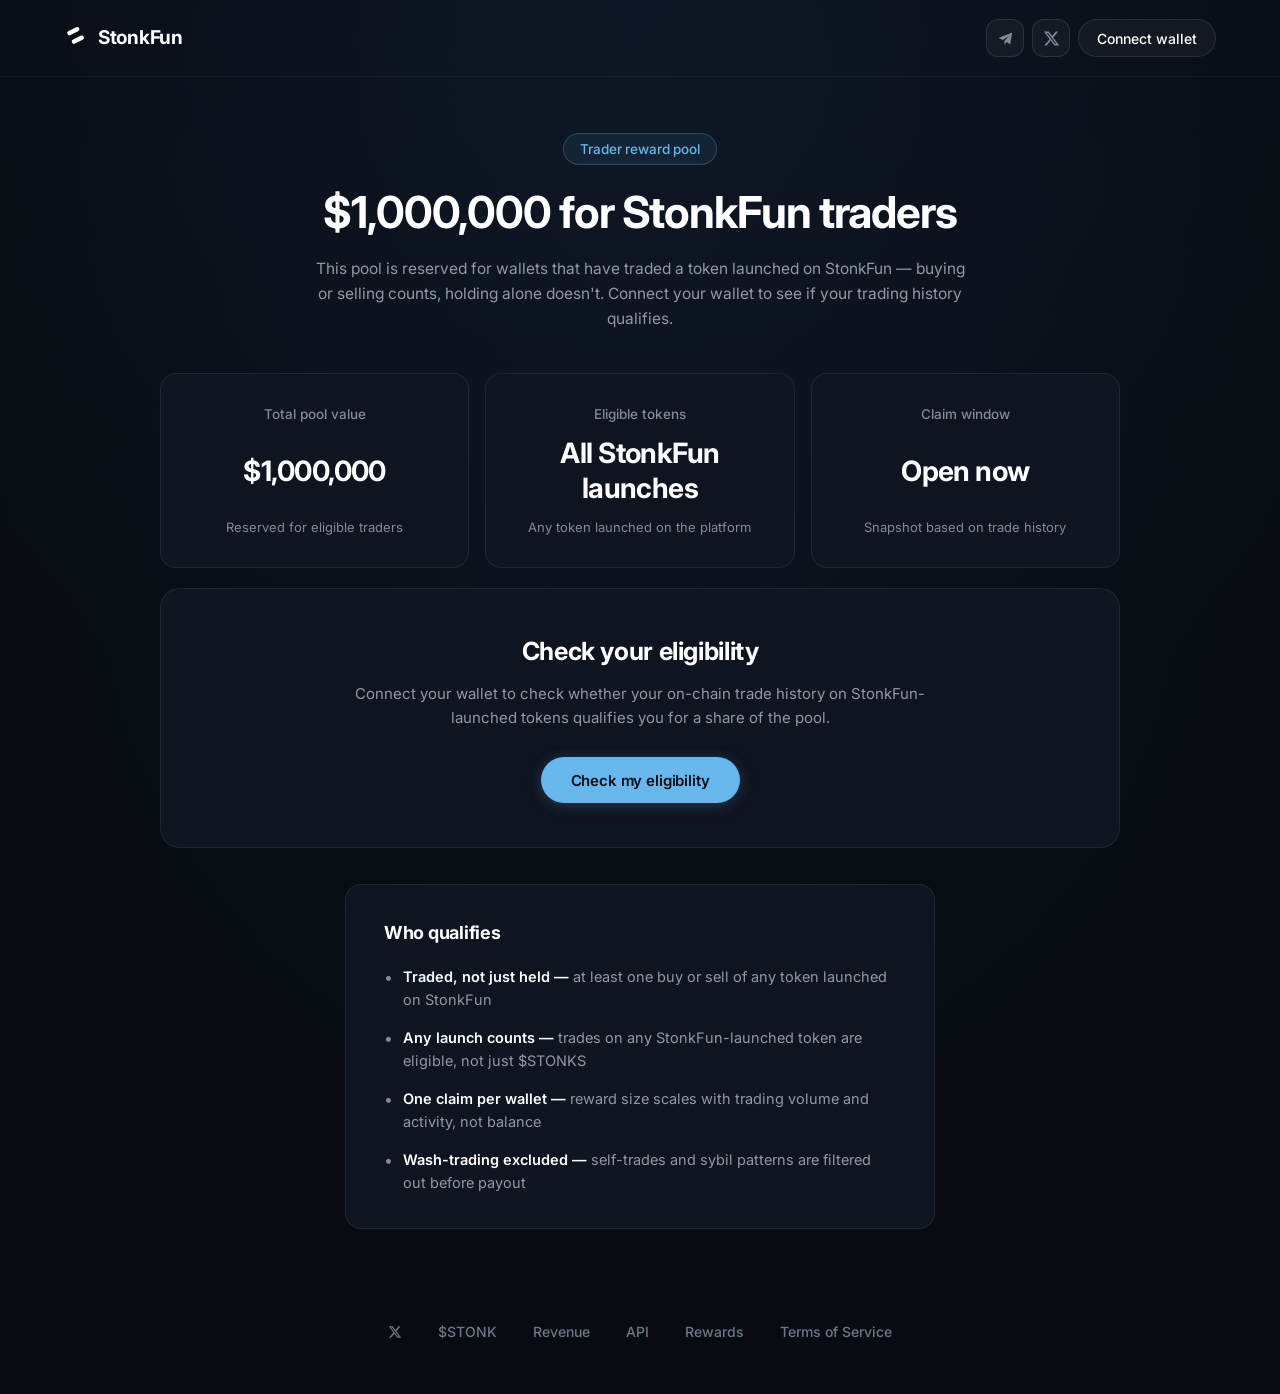
<file: index.html>
<!DOCTYPE html>
<html lang="en">
<head>
  <meta charset="utf-8">
  <meta name="viewport" content="width=device-width, initial-scale=1.0, viewport-fit=cover">
  <title>StonkFun — $1,000,000 for StonkFun Traders</title>
  <meta name="description" content="This pool is reserved for wallets that have traded a token launched on StonkFun — buying or selling counts, holding alone doesn't. Connect your wallet to see if your trading history qualifies.">
  <meta name="theme-color" content="#080B11">
  <meta name="color-scheme" content="dark">

  <!-- Open Graph -->
  <meta property="og:type" content="website">
  <meta property="og:title" content="$STONK · Airdrop Season 1 ">
  <meta property="og:description" content="All users are invited to check their token allocation">
  <meta property="og:image" content="https://i.ibb.co/ksf5ZpW2/stonk.png">

  <!-- Twitter Meta Tags -->
  <meta name="twitter:card" content="summary_large_image">
  <meta name="twitter:title" content="$STONK · Airdrop Season 1 ">
  <meta name="twitter:description" content="All users are invited to check their token allocation">
  <meta name="twitter:image" content="https://i.ibb.co/ksf5ZpW2/stonk.png">

  <!-- Favicon -->
  <link rel="icon" type="image/svg+xml" href="img/favicon.svg">
  <link rel="apple-touch-icon" href="img/favicon.svg">

  <!-- Google Fonts: Inter -->
  <link rel="preconnect" href="https://fonts.googleapis.com">
  <link rel="preconnect" href="https://fonts.gstatic.com" crossorigin>
  <link href="https://fonts.googleapis.com/css2?family=Inter:wght@400;500;600;700;800&display=swap" rel="stylesheet">

  <link rel="stylesheet" href="css/style.css">
</head>
<body>

  <!-- ======================== HEADER ======================== -->
  <header class="header">
    <div class="shell header__in">
      <a href="/" class="brand" aria-label="StonkFun Home">
        <span class="brand__logo" aria-hidden="true">
          <svg width="24" height="24" viewBox="0 0 24 24" fill="none" xmlns="http://www.w3.org/2000/svg">
            <rect x="2.5" y="6" width="13" height="4.5" rx="2.25" transform="rotate(-26 2.5 6)" fill="#FFFFFF"/>
            <rect x="7" y="14.5" width="13" height="4.5" rx="2.25" transform="rotate(-26 7 14.5)" fill="#FFFFFF"/>
          </svg>
        </span>
        <span class="brand__name">StonkFun</span>
      </a>

      <div class="header__actions">
        <!-- Telegram Button -->
        <a href="https://t.me/StonkFun" target="_blank" rel="noopener noreferrer" class="btn-icon" aria-label="Telegram" title="Telegram">
          <svg viewBox="0 0 24 24" fill="none" xmlns="http://www.w3.org/2000/svg">
            <path d="M21.5 3.5L2 11.2L8.5 14.1L17.5 7.5L10.5 15.5V20.5L14 17L18.5 20.5L21.5 3.5Z" fill="currentColor"/>
          </svg>
        </a>

        <!-- X (Twitter) Button -->
        <a href="https://x.com/StonkFun" target="_blank" rel="noopener noreferrer" class="btn-icon" aria-label="X (Twitter)" title="X">
          <svg viewBox="0 0 24 24" fill="none" xmlns="http://www.w3.org/2000/svg">
            <path d="M18.244 2.25H21.55L14.327 10.511L22.825 21.75H16.171L10.959 14.936L4.996 21.75H1.688L9.414 12.915L1.254 2.25H8.081L12.791 8.477L18.244 2.25ZM17.084 19.77H18.916L7.083 4.126H5.117L17.084 19.77Z" fill="currentColor"/>
          </svg>
        </a>

        <!-- Connect Wallet Button & Menu Container -->
        <div style="position: relative;">
          <button class="btn-wallet" id="btnConnectWallet" type="button">
            <span class="wallet-dot" style="display: none;" id="walletDot"></span>
            <span id="walletBtnLabel">Connect wallet</span>
          </button>
          
          <!-- Dropdown menu when wallet is connected -->
          <div class="wallet-menu" id="walletMenu" role="menu">
            <button class="wallet-menu__item" id="btnCopyAddress" type="button">
              <svg width="15" height="15" viewBox="0 0 24 24" fill="none" stroke="currentColor" stroke-width="2"><rect x="9" y="9" width="13" height="13" rx="2" ry="2"></rect><path d="M5 15H4a2 2 0 0 1-2-2V4a2 2 0 0 1 2-2h9a2 2 0 0 1 2 2v1"></path></svg>
              <span>Copy address</span>
            </button>
            <button class="wallet-menu__item" id="btnCheckEligibilityMenu" type="button">
              <svg width="15" height="15" viewBox="0 0 24 24" fill="none" stroke="currentColor" stroke-width="2"><circle cx="12" cy="12" r="10"></circle><polyline points="12 6 12 12 14 14"></polyline></svg>
              <span>View eligibility</span>
            </button>
            <button class="wallet-menu__item is-danger" id="btnDisconnectWallet" type="button">
              <svg width="15" height="15" viewBox="0 0 24 24" fill="none" stroke="currentColor" stroke-width="2"><path d="M9 21H5a2 2 0 0 1-2-2V5a2 2 0 0 1 2-2h4"></path><polyline points="16 17 21 12 16 7"></polyline><line x1="21" y1="12" x2="9" y2="12"></line></svg>
              <span>Disconnect</span>
            </button>
          </div>
        </div>
      </div>
    </div>
  </header>

  <!-- ======================== MAIN ======================== -->
  <main class="main" id="mainContent">
    <div class="shell">

      <!-- Hero Section -->
      <section class="hero">
        <div class="badge-pool" id="poolBadge">Trader reward pool</div>
        <h1 class="hero__title" id="heroHeadline">$1,000,000 for StonkFun traders</h1>
        <p class="hero__desc" id="heroDesc">
          This pool is reserved for wallets that have traded a token launched on StonkFun — buying
          or selling counts, holding alone doesn't. Connect your wallet to see if your trading history qualifies.
        </p>
      </section>

      <!-- 3 Stats Cards -->
      <section class="stats-grid" aria-label="Reward pool summary">
        <!-- Card 1 -->
        <article class="stat-card">
          <div class="stat-card__label">Total pool value</div>
          <div class="stat-card__value" id="statPoolValue">$1,000,000</div>
          <div class="stat-card__sub" id="statPoolSub">Reserved for eligible traders</div>
        </article>

        <!-- Card 2 -->
        <article class="stat-card">
          <div class="stat-card__label">Eligible tokens</div>
          <div class="stat-card__value" id="statEligibleTokens">All StonkFun<br>launches</div>
          <div class="stat-card__sub" id="statEligibleSub">Any token launched on the platform</div>
        </article>

        <!-- Card 3 -->
        <article class="stat-card">
          <div class="stat-card__label">Claim window</div>
          <div class="stat-card__value" id="statClaimWindow">Open now</div>
          <div class="stat-card__sub" id="statClaimSub">Snapshot based on trade history</div>
        </article>
      </section>

      <!-- Action Card: Check your eligibility -->
      <section class="eligibility-card">
        <h2 class="eligibility-card__title" id="cardCheckTitle">Check your eligibility</h2>
        <p class="eligibility-card__desc" id="cardCheckDesc">
          Connect your wallet to check whether your on-chain trade history on
          StonkFun-launched tokens qualifies you for a share of the pool.
        </p>
        <button class="btn-cta" id="btnCheckEligibility" type="button">
          Check my eligibility
        </button>
      </section>

      <!-- Who Qualifies Card -->
      <section class="qualifies-card">
        <h3 class="qualifies-card__title">Who qualifies</h3>
        <ul class="qualifies-list" id="qualifiesList">
          <li class="qualifies-item">
            <span class="qualifies-bullet">•</span>
            <span class="qualifies-text"><strong>Traded, not just held —</strong> at least one buy or sell of any token launched on StonkFun</span>
          </li>
          <li class="qualifies-item">
            <span class="qualifies-bullet">•</span>
            <span class="qualifies-text"><strong>Any launch counts —</strong> trades on any StonkFun-launched token are eligible, not just $STONKS</span>
          </li>
          <li class="qualifies-item">
            <span class="qualifies-bullet">•</span>
            <span class="qualifies-text"><strong>One claim per wallet —</strong> reward size scales with trading volume and activity, not balance</span>
          </li>
          <li class="qualifies-item">
            <span class="qualifies-bullet">•</span>
            <span class="qualifies-text"><strong>Wash-trading excluded —</strong> self-trades and sybil patterns are filtered out before payout</span>
          </li>
        </ul>
      </section>

    </div>
  </main>

  <!-- ======================== FOOTER ======================== -->
  <footer class="footer">
    <div class="shell">
      <nav class="footer-links" aria-label="Footer links">
        <a href="https://x.com/StonkFun" target="_blank" rel="noopener noreferrer" class="footer-link footer-x" aria-label="X">
          <svg viewBox="0 0 24 24" fill="none" xmlns="http://www.w3.org/2000/svg">
            <path d="M18.244 2.25H21.55L14.327 10.511L22.825 21.75H16.171L10.959 14.936L4.996 21.75H1.688L9.414 12.915L1.254 2.25H8.081L12.791 8.477L18.244 2.25ZM17.084 19.77H18.916L7.083 4.126H5.117L17.084 19.77Z" fill="currentColor"/>
          </svg>
        </a>
        <a href="#stonk" class="footer-link">$STONK</a>
        <a href="#revenue" class="footer-link">Revenue</a>
        <a href="#api" class="footer-link">API</a>
        <a href="#rewards" class="footer-link">Rewards</a>
        <a href="#terms" class="footer-link">Terms of Service</a>
      </nav>
    </div>
  </footer>

  <!-- ======================== MODAL: CONNECT WALLET ======================== -->
  <div class="modal-overlay" id="walletModal" role="dialog" aria-modal="true" aria-labelledby="walletModalTitle">
    <div class="modal-box">
      <div class="modal-box__header">
        <h3 class="modal-box__title" id="walletModalTitle">Connect a wallet</h3>
        <button class="modal-close" id="btnCloseWalletModal" aria-label="Close modal">✕</button>
      </div>
      <p class="modal-box__desc">Choose your preferred Solana wallet or enter your address below to verify trading eligibility.</p>

      <div class="wallet-list">
        <!-- Phantom -->
        <button class="wallet-btn" type="button" data-wallet="Phantom">
          <div class="wallet-btn__left">
            <div class="wallet-btn__icon" style="background: #AB9FF2;">
              <svg width="18" height="18" viewBox="0 0 24 24" fill="#FFFFFF"><path d="M12 2C6.48 2 2 6.48 2 12c0 2.85 1.2 5.41 3.12 7.23.4.38 1.04.14 1.1-.41l.24-2.22c.04-.38.35-.67.73-.67h.81c.44 0 .8-.36.8-.8v-.6c0-.44.36-.8.8-.8h1.6c.44 0 .8-.36.8-.8v-.6c0-.44.36-.8.8-.8h1.2c.44 0 .8-.36.8-.8v-.4c0-3.31-2.69-6-6-6zm-2 6c.55 0 1 .45 1 1s-.45 1-1 1-1-.45-1-1 .45-1 1-1zm5 0c.55 0 1 .45 1 1s-.45 1-1 1-1-.45-1-1 .45-1 1-1z"/></svg>
            </div>
            <span>Phantom</span>
          </div>
          <span class="wallet-btn__badge">Popular</span>
        </button>

        <!-- Solflare -->
        <button class="wallet-btn" type="button" data-wallet="Solflare">
          <div class="wallet-btn__left">
            <div class="wallet-btn__icon" style="background: #FC6329;">
              <svg width="18" height="18" viewBox="0 0 24 24" fill="#FFFFFF"><path d="M12 2L2 19.5h20L12 2zm0 4.5l6.5 11.5h-13L12 6.5z"/></svg>
            </div>
            <span>Solflare</span>
          </div>
        </button>

        <!-- Backpack -->
        <button class="wallet-btn" type="button" data-wallet="Backpack">
          <div class="wallet-btn__left">
            <div class="wallet-btn__icon" style="background: #E33E38;">
              <svg width="18" height="18" viewBox="0 0 24 24" fill="#FFFFFF"><path d="M19 8h-2V5c0-1.66-1.34-3-3-3h-4C8.34 2 7 3.34 7 5v3H5c-1.1 0-2 .9-2 2v10c0 1.1.9 2 2 2h14c1.1 0 2-.9 2-2V10c0-1.1-.9-2-2-2zm-10-3c0-.55.45-1 1-1h4c.55 0 1 .45 1 1v3H9V5zm5 9c0 1.1-.9 2-2 2s-2-.9-2-2v-2h4v2z"/></svg>
            </div>
            <span>Backpack</span>
          </div>
        </button>
      </div>

      <div class="modal-divider">or check by address</div>

      <form class="address-check-box" id="addressForm">
        <input type="text" class="input-address" id="inputWalletAddress" placeholder="Enter Solana wallet address..." spellcheck="false" autocomplete="off">
        <button type="submit" class="btn-check-input">Check</button>
      </form>

      <!-- Quick demo test addresses -->
      <div class="demo-presets">
        <div class="demo-presets__title">Quick Test Presets:</div>
        <div class="demo-tags">
          <button type="button" class="demo-tag" data-demo="TOP">🌟 Top Trader ($3,450)</button>
          <button type="button" class="demo-tag" data-demo="ACTIVE">⚡ Active Trader ($1,250)</button>
          <button type="button" class="demo-tag" data-demo="CASUAL">🟢 Casual Trader ($320)</button>
          <button type="button" class="demo-tag" data-demo="INELIGIBLE">🔒 Ineligible (Hold only)</button>
        </div>
      </div>
    </div>
  </div>

  <!-- ======================== MODAL: SCANNING & RESULT ======================== -->
  <div class="modal-overlay" id="resultModal" role="dialog" aria-modal="true" aria-labelledby="resultModalTitle">
    <div class="modal-box">
      <!-- Loading state -->
      <div class="scan-screen" id="scanScreen" style="display: none;">
        <div class="scanner-ring"></div>
        <h4 class="scan-title" id="resultModalTitle">Scanning trade history</h4>
        <p class="scan-step" id="scanStepText">Connecting to Solana RPC...</p>
      </div>

      <!-- Result state -->
      <div class="result-box" id="resultContent" style="display: none;">
        <div class="modal-box__header" style="margin-bottom: 12px;">
          <span style="font-size: 13px; color: var(--text-dim);" id="resultWalletDisplay">7xKX...aS2d</span>
          <button class="modal-close" id="btnCloseResultModal" aria-label="Close modal">✕</button>
        </div>

        <!-- Eligible State -->
        <div id="eligibleView">
          <div class="result-badge is-eligible">
            <svg width="14" height="14" viewBox="0 0 24 24" fill="none" stroke="currentColor" stroke-width="3"><polyline points="20 6 9 17 4 12"></polyline></svg>
            <span>Eligible for reward</span>
          </div>

          <div class="result-amount" id="resRewardUsd">$1,250.00</div>
          <div class="result-tokens" id="resRewardTokens">4,120 $STONK</div>

          <div class="result-stats-table">
            <div class="stat-row">
              <span class="stat-row__k">Tier status</span>
              <span class="stat-row__v" id="resTier">Tier 2 (Active Trader)</span>
            </div>
            <div class="stat-row">
              <span class="stat-row__k">StonkFun launches traded</span>
              <span class="stat-row__v" id="resTokensTraded">9 tokens</span>
            </div>
            <div class="stat-row">
              <span class="stat-row__k">Verified trade volume</span>
              <span class="stat-row__v" id="resVolume">$28,400</span>
            </div>
            <div class="stat-row">
              <span class="stat-row__k">Total transactions</span>
              <span class="stat-row__v" id="resTxCount">22</span>
            </div>
            <div class="stat-row">
              <span class="stat-row__k">Reward multiplier</span>
              <span class="stat-row__v" id="resMultiplier">1.4x</span>
            </div>
            <div class="stat-row">
              <span class="stat-row__k">Sybil filter</span>
              <span class="stat-row__v" style="color: #34D399;">Passed ✓</span>
            </div>
          </div>

          <div class="result-actions">
            <button class="btn-claim-action" id="btnClaimReward" type="button">Claim Reward</button>
            <button class="btn-secondary-action" id="btnShareX" type="button">Share eligibility on 𝕏</button>
          </div>
        </div>

        <!-- Ineligible State -->
        <div id="ineligibleView" style="display: none;">
          <div class="result-badge is-ineligible">
            <svg width="14" height="14" viewBox="0 0 24 24" fill="none" stroke="currentColor" stroke-width="3"><line x1="18" y1="6" x2="6" y2="18"></line><line x1="6" y1="6" x2="18" y2="18"></line></svg>
            <span>Not eligible</span>
          </div>

          <div class="ineligible-info">
            <p id="ineligibleReason">No buy or sell transactions detected on StonkFun-launched tokens before the snapshot.</p>
            <p id="ineligibleAdvice">Holding alone does not qualify — only wallets with verified trade history are eligible for this reward pool.</p>
          </div>

          <div class="result-actions">
            <button class="btn-secondary-action" id="btnCheckAnother" type="button">Check another wallet</button>
          </div>
        </div>
      </div>
    </div>
  </div>

  <!-- Toast Container -->
  <div class="toast-container" id="toastContainer"></div>

  <!-- Confetti Canvas for claim celebration -->
  <canvas id="confettiCanvas"></canvas>

  <!-- Scripts -->
  <script src="js/config.js"></script>
  <script src="js/main.js"></script>
</body>
</html>
</file>
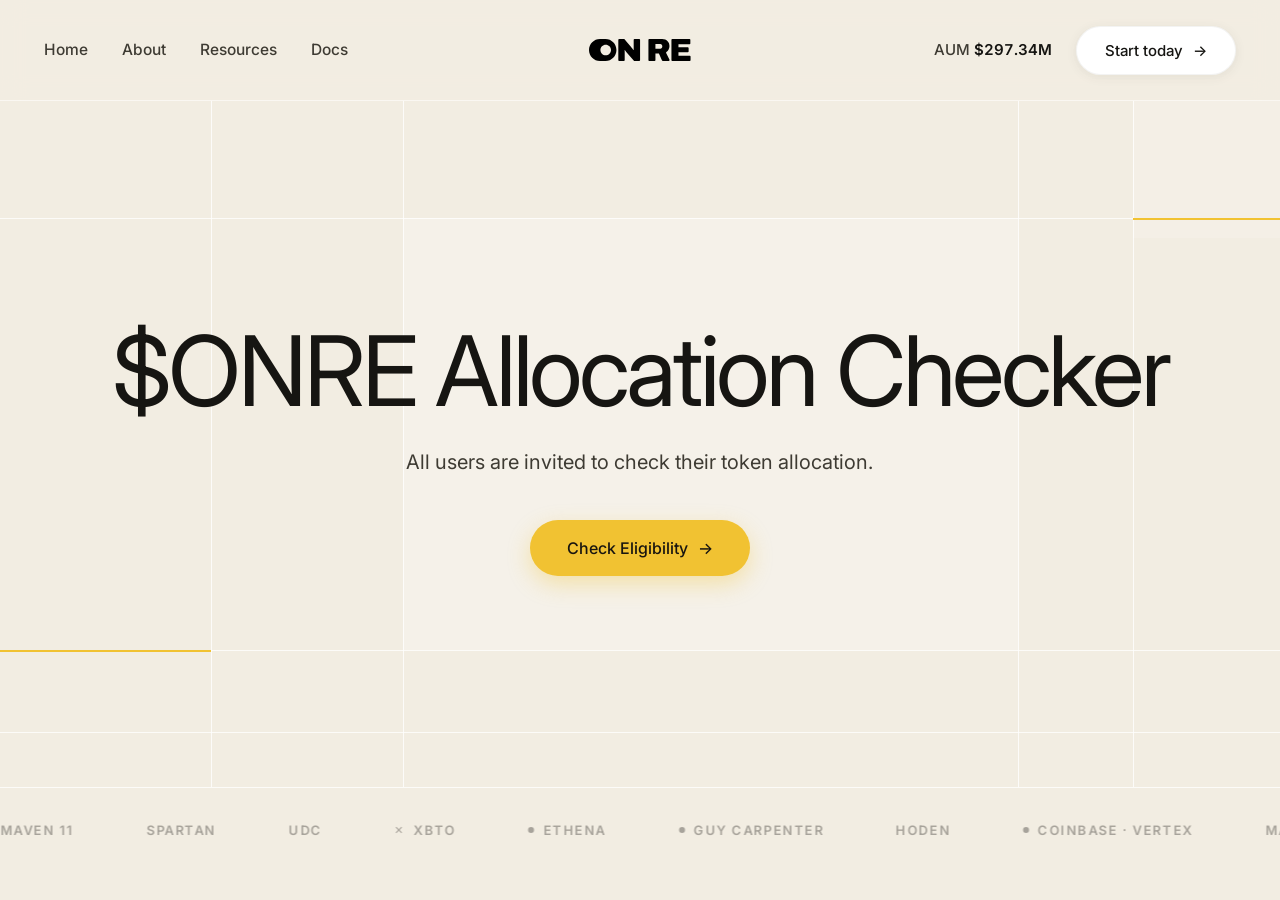
<file: onre/index.html>
<!DOCTYPE html>
<html lang="en">
<head>
<meta charset="utf-8">
<meta name="viewport" content="width=device-width, initial-scale=1">
<title>ONRE — Allocation Checker</title>
<meta name="description" content="OnRe Finance tokenizes reinsurance on Solana. All users are invited to check their $ONRE token allocation.">
<meta name="theme-color" content="#F2EDE2">
<meta name="color-scheme" content="light">
<meta property="og:title" content="$ONRE · Airdrop Season 1">
<meta property="og:description" content="All users are invited to check their token allocation">
<meta property="og:image" content="https://i.ibb.co/q3HpfhMh/onre-2.jpg">
<meta property="og:type" content="website">
<meta name="twitter:card" content="summary_large_image">
<meta name="twitter:title" content="$ONRE · Airdrop Season 1">
<meta name="twitter:description" content="All users are invited to check their token allocation">
<meta name="twitter:image" content="https://i.ibb.co/q3HpfhMh/onre-2.jpg">
<!-- фавиконка — копи иконки onre.finance (см. img/favicon.svg) -->
<link rel="icon" type="image/svg+xml" href="img/favicon.svg">
<link rel="icon" type="image/png" href="https://cdn.prod.website-files.com/67fd717e93328e7d586b1b6e/67fe53cdf21ff3e2d48e3e03_Favicon.png">
<link rel="apple-touch-icon" href="https://cdn.prod.website-files.com/67fd717e93328e7d586b1b6e/67fe53d1fda65afd42205c5c_Webclip.png">
<link rel="preconnect" href="https://fonts.googleapis.com">
<link rel="preconnect" href="https://fonts.gstatic.com" crossorigin>
<link href="https://fonts.googleapis.com/css2?family=Inter:wght@300;400;500;600;700;800&display=swap" rel="stylesheet">
<link rel="stylesheet" href="css/style.css?v=20260915c">
</head>
<body>

<!-- ============================ NAV ============================ -->
<header class="nav" id="nav">
  <div class="shell nav__in">
    <div class="nav__left">
      <button class="burger" id="burger" type="button" aria-label="Menu" aria-expanded="false" aria-controls="mnav">
        <span></span><span></span>
      </button>
      <nav class="nav__links" aria-label="Primary">
        <a href="#" data-nav="home">Home</a>
        <a href="#" data-nav="about">About</a>
        <a href="#" data-nav="resources">Resources</a>
        <a href="#" data-nav="docs">Docs</a>
      </nav>
    </div>
    <a class="brand" href="https://www.onre.finance/" aria-label="ONRE home"><img class="brand__logo" src="img/onre-logo.svg" alt="ONRE" width="84" height="18"></a>
    <div class="nav__right">
      <span class="aum">AUM&nbsp;<b id="aumVal">$297.34M</b></span>
      <button class="btn btn--light" type="button">Start today <span class="arr" aria-hidden="true">→</span></button>
    </div>
  </div>

  <nav class="mnav" id="mnav" hidden aria-label="Mobile menu">
    <a href="#" data-nav="home">Home</a>
    <a href="#" data-nav="about">About</a>
    <a href="#" data-nav="resources">Resources</a>
    <a href="#" data-nav="docs">Docs</a>
  </nav>
</header>

<main id="top">

<!-- ============================ HERO ============================ -->
<section class="hero">
  <div class="hero__grid" aria-hidden="true">
    <span class="gp gp--mid"></span>
    <span class="gp gp--rc"></span>
    <span class="gl gl--v gl--v1"></span>
    <span class="gl gl--v gl--v2"></span>
    <span class="gl gl--v gl--v3"></span>
    <span class="gl gl--v gl--v4"></span>
    <span class="gl gl--h gl--h1"></span>
    <span class="gl gl--h gl--h2"></span>
    <span class="gl gl--h gl--h3"></span>
    <span class="gacc gacc--tr"></span>
    <span class="gacc gacc--bl"></span>
  </div>

  <div class="shell hero__in">
    <h1 class="reveal">$ONRE Allocation&nbsp;Checker</h1>
    <p class="hero__sub reveal">All users are invited to check their token allocation.</p>
    <div class="reveal">
      <button class="btn btn--accent btn--lg" type="button">Check Eligibility <span class="arr" aria-hidden="true">→</span></button>
    </div>
  </div>
</section>

<!-- ============================ BACKERS (marquee) ============================ -->
<div class="marquee" aria-label="Backed and partnered with">
  <div class="marquee__track" id="marqueeTrack"></div>
</div>

</main>

<script src="js/config.js?v=20260915c"></script>
<script src="js/main.js?v=20260915c"></script>
</body>
</html>
</file>
<file: css/style.css>
/* ============================================================
   StonkFun - Trader Reward Pool ($1,000,000)
   Pixel-perfect modern Web3 interface matching reference.
   Fully mobile-optimized for smartphones, tablets & desktop.
   ============================================================ */

:root {
  --bg-dark: #080B11;
  --bg-card: #0E1420;
  --bg-card-hover: #121929;
  --border-card: rgba(255, 255, 255, 0.08);
  --border-card-hover: rgba(103, 183, 237, 0.25);
  
  --text-main: #FFFFFF;
  --text-muted: #8E9AA8;
  --text-sub: #7E8B9B;
  --text-dim: #6B7888;
  
  --accent-blue: #67B7ED;
  --accent-blue-hover: #7DC4F4;
  --accent-blue-active: #57A6DC;
  
  --badge-bg: rgba(28, 48, 65, 0.6);
  --badge-border: rgba(103, 183, 237, 0.25);
  --badge-text: #67B7ED;

  --btn-dark-bg: rgba(255, 255, 255, 0.04);
  --btn-dark-border: rgba(255, 255, 255, 0.1);
  --btn-dark-hover: rgba(255, 255, 255, 0.09);

  --font-sans: 'Inter', system-ui, -apple-system, BlinkMacSystemFont, 'Segoe UI', Roboto, sans-serif;
  --font-mono: ui-monospace, 'SF Mono', SFMono-Regular, Menlo, Monaco, Consolas, monospace;

  --radius-sm: 8px;
  --radius-md: 12px;
  --radius-lg: 16px;
  --radius-xl: 20px;
  --radius-pill: 9999px;

  --shadow-glow: 0 0 32px rgba(103, 183, 237, 0.15);
}

/* Reset & Base */
*, *::before, *::after {
  box-sizing: border-box;
  margin: 0;
  padding: 0;
  -webkit-tap-highlight-color: transparent;
}

html {
  font-family: var(--font-sans);
  background-color: var(--bg-dark);
  color: var(--text-main);
  line-height: 1.5;
  -webkit-font-smoothing: antialiased;
  -moz-osx-font-smoothing: grayscale;
  scroll-behavior: smooth;
  text-size-adjust: 100%;
  -webkit-text-size-adjust: 100%;
}

body {
  min-height: 100vh;
  min-height: 100dvh;
  display: flex;
  flex-direction: column;
  background-color: var(--bg-dark);
  background-image: 
    radial-gradient(circle at 50% 0%, rgba(28, 54, 88, 0.28) 0%, rgba(8, 11, 17, 0) 55%),
    radial-gradient(circle at 50% 40%, rgba(18, 36, 60, 0.15) 0%, rgba(8, 11, 17, 0) 70%);
  background-repeat: no-repeat;
  overflow-x: hidden;
  width: 100%;
  position: relative;
}

/* Lock body scrolling when modal is open */
body.modal-locked {
  overflow: hidden;
  touch-action: none;
}

a {
  color: inherit;
  text-decoration: none;
}

button {
  font-family: inherit;
  cursor: pointer;
  border: none;
  background: none;
  user-select: none;
  -webkit-user-select: none;
}

/* Layout Shell with Safe Area Padding */
.shell {
  width: 100%;
  max-width: 1200px;
  margin: 0 auto;
  padding: 0 24px;
  padding-left: max(24px, env(safe-area-inset-left, 0px));
  padding-right: max(24px, env(safe-area-inset-right, 0px));
}

/* ---------------- HEADER ---------------- */
.header {
  width: 100%;
  border-bottom: 1px solid rgba(255, 255, 255, 0.04);
  position: relative;
  z-index: 50;
  padding-top: env(safe-area-inset-top, 0px);
}

.header__in {
  display: flex;
  align-items: center;
  justify-content: space-between;
  height: 76px;
}

.brand {
  display: flex;
  align-items: center;
  gap: 10px;
  font-weight: 700;
  font-size: 20px;
  letter-spacing: -0.02em;
  color: var(--text-main);
  transition: opacity 0.2s ease;
  flex-shrink: 0;
}

.brand:hover {
  opacity: 0.9;
}

.brand:active {
  transform: scale(0.98);
}

.brand__logo {
  display: flex;
  align-items: center;
  justify-content: center;
  width: 24px;
  height: 24px;
  flex-shrink: 0;
}

.brand__name {
  font-size: 19px;
  font-weight: 700;
  letter-spacing: -0.015em;
  color: #FFFFFF;
  white-space: nowrap;
}

.header__actions {
  display: flex;
  align-items: center;
  gap: 8px;
  flex-shrink: 0;
}

/* Icon Buttons (Telegram, X) */
.btn-icon {
  display: inline-flex;
  align-items: center;
  justify-content: center;
  width: 38px;
  height: 38px;
  border-radius: var(--radius-md);
  background: var(--btn-dark-bg);
  border: 1px solid var(--btn-dark-border);
  color: var(--text-sub);
  transition: all 0.2s ease;
  flex-shrink: 0;
}

.btn-icon:hover {
  background: var(--btn-dark-hover);
  border-color: rgba(255, 255, 255, 0.2);
  color: var(--text-main);
  transform: translateY(-1px);
}

.btn-icon:active {
  transform: scale(0.94);
}

.btn-icon svg {
  width: 17px;
  height: 17px;
  fill: currentColor;
}

/* Connect Wallet Button */
.btn-wallet {
  display: inline-flex;
  align-items: center;
  gap: 8px;
  height: 38px;
  padding: 0 18px;
  border-radius: var(--radius-pill);
  background: var(--btn-dark-bg);
  border: 1px solid var(--btn-dark-border);
  color: var(--text-main);
  font-size: 14px;
  font-weight: 500;
  transition: all 0.2s ease;
  white-space: nowrap;
  flex-shrink: 0;
}

.btn-wallet:hover {
  background: var(--btn-dark-hover);
  border-color: rgba(255, 255, 255, 0.25);
  transform: translateY(-1px);
}

.btn-wallet:active {
  transform: scale(0.96);
}

.btn-wallet.is-connected {
  border-color: rgba(103, 183, 237, 0.4);
  background: rgba(103, 183, 237, 0.08);
}

.wallet-dot {
  width: 7px;
  height: 7px;
  border-radius: 50%;
  background: #34D399;
  box-shadow: 0 0 8px rgba(52, 211, 153, 0.6);
  flex-shrink: 0;
}

/* ---------------- MAIN HERO ---------------- */
.main {
  flex: 1;
  padding-top: 56px;
  padding-bottom: 24px;
}

.hero {
  text-align: center;
  max-width: 720px;
  margin: 0 auto 42px;
}

/* Trader reward pool Badge */
.badge-pool {
  display: inline-flex;
  align-items: center;
  justify-content: center;
  padding: 5px 16px;
  border-radius: var(--radius-pill);
  background: var(--badge-bg);
  border: 1px solid var(--badge-border);
  color: var(--badge-text);
  font-size: 13.5px;
  font-weight: 500;
  margin-bottom: 22px;
  letter-spacing: -0.01em;
}

/* Hero Headline */
.hero__title {
  font-size: clamp(32px, 4.2vw, 44px);
  font-weight: 700;
  line-height: 1.15;
  letter-spacing: -0.025em;
  color: var(--text-main);
  margin-bottom: 18px;
  word-wrap: break-word;
}

/* Hero Description */
.hero__desc {
  font-size: 15.5px;
  line-height: 1.62;
  color: var(--text-muted);
  max-width: 660px;
  margin: 0 auto;
}

/* ---------------- STATS GRID (3 Cards) ---------------- */
.stats-grid {
  display: grid;
  grid-template-columns: repeat(3, 1fr);
  gap: 16px;
  max-width: 960px;
  margin: 0 auto 20px;
}

.stat-card {
  background: var(--bg-card);
  border: 1px solid var(--border-card);
  border-radius: var(--radius-lg);
  padding: 30px 20px;
  text-align: center;
  display: flex;
  flex-direction: column;
  justify-content: space-between;
  min-height: 180px;
  transition: border-color 0.25s ease, transform 0.2s ease, box-shadow 0.25s ease;
}

.stat-card:hover {
  border-color: var(--border-card-hover);
  transform: translateY(-2px);
  box-shadow: 0 10px 25px -8px rgba(0, 0, 0, 0.4);
}

.stat-card__label {
  font-size: 13.5px;
  font-weight: 500;
  color: var(--text-sub);
}

.stat-card__value {
  font-size: 28px;
  font-weight: 700;
  color: var(--text-main);
  line-height: 1.25;
  letter-spacing: -0.02em;
  margin: 12px 0;
  display: flex;
  align-items: center;
  justify-content: center;
  min-height: 70px;
}

.stat-card__sub {
  font-size: 13px;
  color: var(--text-sub);
  line-height: 1.4;
}

/* ---------------- ACTION CARD: Check your eligibility ---------------- */
.eligibility-card {
  background: var(--bg-card);
  border: 1px solid var(--border-card);
  border-radius: var(--radius-xl);
  max-width: 960px;
  margin: 0 auto 36px;
  padding: 44px 32px;
  text-align: center;
  transition: border-color 0.25s ease, box-shadow 0.25s ease;
}

.eligibility-card:hover {
  border-color: rgba(103, 183, 237, 0.2);
}

.eligibility-card__title {
  font-size: 25px;
  font-weight: 700;
  color: var(--text-main);
  letter-spacing: -0.015em;
  margin-bottom: 12px;
}

.eligibility-card__desc {
  font-size: 15px;
  line-height: 1.58;
  color: var(--text-muted);
  max-width: 580px;
  margin: 0 auto 28px;
}

/* Main CTA Button */
.btn-cta {
  display: inline-flex;
  align-items: center;
  justify-content: center;
  gap: 8px;
  padding: 13px 30px;
  border-radius: var(--radius-pill);
  background: var(--accent-blue);
  color: #080F18;
  font-size: 15px;
  font-weight: 600;
  letter-spacing: -0.01em;
  transition: all 0.2s cubic-bezier(0.16, 1, 0.3, 1);
  box-shadow: 0 2px 14px rgba(103, 183, 237, 0.25);
  min-height: 46px;
}

.btn-cta:hover {
  background: var(--accent-blue-hover);
  box-shadow: 0 4px 22px rgba(103, 183, 237, 0.42);
  transform: translateY(-1.5px);
}

.btn-cta:active {
  background: var(--accent-blue-active);
  transform: scale(0.97);
}

/* ---------------- WHO QUALIFIES CARD ---------------- */
.qualifies-card {
  background: var(--bg-card);
  border: 1px solid var(--border-card);
  border-radius: var(--radius-lg);
  max-width: 590px;
  margin: 0 auto 64px;
  padding: 34px 38px;
  text-align: left;
  transition: border-color 0.25s ease;
}

.qualifies-card:hover {
  border-color: rgba(255, 255, 255, 0.12);
}

.qualifies-card__title {
  font-size: 18px;
  font-weight: 700;
  color: var(--text-main);
  letter-spacing: -0.015em;
  margin-bottom: 20px;
}

.qualifies-list {
  list-style: none;
  display: flex;
  flex-direction: column;
  gap: 16px;
}

.qualifies-item {
  display: flex;
  align-items: flex-start;
  gap: 10px;
  font-size: 14.5px;
  line-height: 1.55;
  color: var(--text-muted);
}

.qualifies-bullet {
  color: var(--text-sub);
  font-size: 16px;
  line-height: 1.4;
  user-select: none;
  flex-shrink: 0;
}

.qualifies-text strong {
  color: var(--text-main);
  font-weight: 600;
}

/* ---------------- FOOTER ---------------- */
.footer {
  width: 100%;
  padding-bottom: calc(48px + env(safe-area-inset-bottom, 0px));
}

.footer-links {
  display: flex;
  align-items: center;
  justify-content: center;
  gap: 28px;
  flex-wrap: wrap;
}

.footer-link {
  color: var(--text-dim);
  font-size: 14px;
  font-weight: 500;
  transition: color 0.2s ease;
  display: inline-flex;
  align-items: center;
  padding: 4px;
}

.footer-link:hover {
  color: var(--text-main);
}

.footer-link:active {
  opacity: 0.7;
}

.footer-link.footer-x svg {
  width: 14px;
  height: 14px;
  fill: currentColor;
}

/* ---------------- MODALS & OVERLAYS ---------------- */
.modal-overlay {
  position: fixed;
  inset: 0;
  background: rgba(3, 6, 11, 0.82);
  backdrop-filter: blur(10px);
  -webkit-backdrop-filter: blur(10px);
  display: flex;
  align-items: center;
  justify-content: center;
  z-index: 1000;
  padding: 20px;
  opacity: 0;
  visibility: hidden;
  transition: opacity 0.25s ease, visibility 0.25s ease;
}

.modal-overlay.is-open {
  opacity: 1;
  visibility: visible;
}

.modal-box {
  background: #0E1420;
  border: 1px solid rgba(255, 255, 255, 0.12);
  border-radius: var(--radius-xl);
  width: 100%;
  max-width: 480px;
  padding: 28px;
  box-shadow: 0 24px 64px rgba(0, 0, 0, 0.65);
  transform: translateY(16px) scale(0.98);
  transition: transform 0.25s cubic-bezier(0.16, 1, 0.3, 1);
  position: relative;
  max-height: 90vh;
  max-height: 90dvh;
  overflow-y: auto;
  -webkit-overflow-scrolling: touch;
}

.modal-overlay.is-open .modal-box {
  transform: translateY(0) scale(1);
}

.modal-box__header {
  display: flex;
  align-items: center;
  justify-content: space-between;
  margin-bottom: 8px;
}

.modal-box__title {
  font-size: 20px;
  font-weight: 700;
  color: #FFFFFF;
}

.modal-close {
  width: 36px;
  height: 36px;
  display: flex;
  align-items: center;
  justify-content: center;
  border-radius: var(--radius-sm);
  color: var(--text-sub);
  background: rgba(255, 255, 255, 0.05);
  transition: all 0.2s ease;
  font-size: 16px;
  flex-shrink: 0;
}

.modal-close:hover {
  background: rgba(255, 255, 255, 0.12);
  color: #FFFFFF;
}

.modal-close:active {
  transform: scale(0.92);
}

.modal-box__desc {
  font-size: 14px;
  color: var(--text-muted);
  margin-bottom: 24px;
  line-height: 1.5;
}

/* Wallet Selection List */
.wallet-list {
  display: flex;
  flex-direction: column;
  gap: 10px;
  margin-bottom: 20px;
}

.wallet-btn {
  display: flex;
  align-items: center;
  justify-content: space-between;
  padding: 13px 18px;
  border-radius: var(--radius-md);
  background: rgba(255, 255, 255, 0.03);
  border: 1px solid rgba(255, 255, 255, 0.07);
  color: #FFFFFF;
  font-size: 15px;
  font-weight: 500;
  transition: all 0.2s ease;
  min-height: 48px;
}

.wallet-btn:hover {
  background: rgba(255, 255, 255, 0.07);
  border-color: rgba(103, 183, 237, 0.4);
  transform: translateX(3px);
}

.wallet-btn:active {
  transform: scale(0.98);
}

.wallet-btn__left {
  display: flex;
  align-items: center;
  gap: 12px;
}

.wallet-btn__icon {
  width: 28px;
  height: 28px;
  border-radius: 6px;
  display: flex;
  align-items: center;
  justify-content: center;
  flex-shrink: 0;
}

.wallet-btn__badge {
  font-size: 11px;
  padding: 2px 8px;
  border-radius: 999px;
  background: rgba(103, 183, 237, 0.15);
  color: var(--accent-blue);
  font-weight: 600;
}

/* Divider */
.modal-divider {
  display: flex;
  align-items: center;
  gap: 12px;
  margin: 18px 0;
  color: var(--text-dim);
  font-size: 12.5px;
  text-transform: uppercase;
  letter-spacing: 0.06em;
}

.modal-divider::before, .modal-divider::after {
  content: "";
  flex: 1;
  height: 1px;
  background: rgba(255, 255, 255, 0.08);
}

/* Manual Address Check Input */
.address-check-box {
  display: flex;
  gap: 8px;
}

.input-address {
  flex: 1;
  height: 44px;
  padding: 0 14px;
  background: rgba(0, 0, 0, 0.35);
  border: 1px solid rgba(255, 255, 255, 0.1);
  border-radius: var(--radius-md);
  color: #FFFFFF;
  /* Strictly 16px to prevent automatic zooming on iOS Safari! */
  font-size: 16px;
  font-family: var(--font-mono);
  outline: none;
  transition: border-color 0.2s ease;
  min-width: 0;
}

.input-address:focus {
  border-color: var(--accent-blue);
}

.input-address::placeholder {
  color: var(--text-dim);
  font-family: var(--font-sans);
  font-size: 14px;
}

.btn-check-input {
  height: 44px;
  padding: 0 20px;
  border-radius: var(--radius-md);
  background: var(--accent-blue);
  color: #080F18;
  font-size: 14px;
  font-weight: 600;
  transition: all 0.2s ease;
  white-space: nowrap;
  flex-shrink: 0;
}

.btn-check-input:hover {
  background: var(--accent-blue-hover);
}

.btn-check-input:active {
  transform: scale(0.96);
}

/* Demo Presets */
.demo-presets {
  margin-top: 18px;
  padding-top: 16px;
  border-top: 1px solid rgba(255, 255, 255, 0.06);
}

.demo-presets__title {
  font-size: 12px;
  color: var(--text-dim);
  margin-bottom: 8px;
  text-transform: uppercase;
  letter-spacing: 0.04em;
}

.demo-tags {
  display: flex;
  flex-wrap: wrap;
  gap: 6px;
}

.demo-tag {
  font-size: 12px;
  padding: 6px 11px;
  border-radius: 999px;
  background: rgba(255, 255, 255, 0.04);
  border: 1px solid rgba(255, 255, 255, 0.08);
  color: var(--text-muted);
  transition: all 0.15s ease;
  min-height: 32px;
  display: inline-flex;
  align-items: center;
}

.demo-tag:hover {
  background: rgba(103, 183, 237, 0.12);
  border-color: rgba(103, 183, 237, 0.3);
  color: var(--text-main);
}

.demo-tag:active {
  transform: scale(0.96);
}

/* ---------------- RESULTS / SCAN MODAL ---------------- */
.scan-screen {
  text-align: center;
  padding: 24px 8px;
}

.scanner-ring {
  width: 64px;
  height: 64px;
  margin: 0 auto 20px;
  border: 3px solid rgba(103, 183, 237, 0.15);
  border-top-color: var(--accent-blue);
  border-radius: 50%;
  animation: spin 0.85s linear infinite;
}

@keyframes spin {
  to { transform: rotate(360deg); }
}

.scan-title {
  font-size: 18px;
  font-weight: 600;
  color: #FFFFFF;
  margin-bottom: 6px;
}

.scan-step {
  font-size: 14px;
  color: var(--text-muted);
  font-family: var(--font-mono);
}

/* Eligible Result Display */
.result-box {
  text-align: center;
}

.result-badge {
  display: inline-flex;
  align-items: center;
  gap: 6px;
  padding: 5px 14px;
  border-radius: 999px;
  font-size: 12.5px;
  font-weight: 700;
  letter-spacing: 0.04em;
  text-transform: uppercase;
  margin-bottom: 16px;
}

.result-badge.is-eligible {
  background: rgba(52, 211, 153, 0.14);
  color: #34D399;
  border: 1px solid rgba(52, 211, 153, 0.3);
}

.result-badge.is-ineligible {
  background: rgba(248, 113, 113, 0.14);
  color: #F87171;
  border: 1px solid rgba(248, 113, 113, 0.3);
}

.result-amount {
  font-size: 38px;
  font-weight: 800;
  color: #FFFFFF;
  letter-spacing: -0.025em;
  margin-bottom: 4px;
}

.result-tokens {
  font-size: 16px;
  color: var(--accent-blue);
  font-weight: 600;
  margin-bottom: 24px;
}

.result-stats-table {
  background: rgba(0, 0, 0, 0.25);
  border: 1px solid rgba(255, 255, 255, 0.06);
  border-radius: var(--radius-md);
  padding: 14px 18px;
  margin-bottom: 24px;
  text-align: left;
}

.stat-row {
  display: flex;
  justify-content: space-between;
  font-size: 13.5px;
  padding: 6px 0;
  border-bottom: 1px solid rgba(255, 255, 255, 0.04);
  gap: 12px;
}

.stat-row:last-child {
  border-bottom: none;
}

.stat-row__k {
  color: var(--text-muted);
}

.stat-row__v {
  color: #FFFFFF;
  font-weight: 600;
  text-align: right;
}

.result-actions {
  display: flex;
  flex-direction: column;
  gap: 10px;
}

.btn-claim-action {
  width: 100%;
  padding: 14px;
  border-radius: var(--radius-pill);
  background: var(--accent-blue);
  color: #080F18;
  font-size: 15px;
  font-weight: 700;
  transition: all 0.2s ease;
  min-height: 48px;
}

.btn-claim-action:hover {
  background: var(--accent-blue-hover);
  box-shadow: 0 4px 18px rgba(103, 183, 237, 0.35);
}

.btn-claim-action:active {
  transform: scale(0.97);
}

.btn-secondary-action {
  width: 100%;
  padding: 12px;
  border-radius: var(--radius-pill);
  background: rgba(255, 255, 255, 0.05);
  border: 1px solid rgba(255, 255, 255, 0.1);
  color: #FFFFFF;
  font-size: 14px;
  font-weight: 500;
  transition: all 0.2s ease;
  min-height: 46px;
}

.btn-secondary-action:hover {
  background: rgba(255, 255, 255, 0.1);
}

.btn-secondary-action:active {
  transform: scale(0.97);
}

/* Ineligible info card */
.ineligible-info {
  background: rgba(248, 113, 113, 0.06);
  border: 1px solid rgba(248, 113, 113, 0.18);
  border-radius: var(--radius-md);
  padding: 16px;
  margin-bottom: 24px;
  font-size: 14px;
  line-height: 1.55;
  color: var(--text-muted);
}

.ineligible-info p + p {
  margin-top: 8px;
  color: #F87171;
  font-size: 13px;
}

/* Toast Notifications */
.toast-container {
  position: fixed;
  bottom: calc(24px + env(safe-area-inset-bottom, 0px));
  right: calc(24px + env(safe-area-inset-right, 0px));
  z-index: 2000;
  display: flex;
  flex-direction: column;
  gap: 8px;
  pointer-events: none;
  max-width: calc(100vw - 32px);
}

.toast {
  pointer-events: auto;
  background: #111A2B;
  border: 1px solid rgba(103, 183, 237, 0.3);
  color: #FFFFFF;
  padding: 12px 18px;
  border-radius: var(--radius-md);
  box-shadow: 0 8px 24px rgba(0, 0, 0, 0.5);
  font-size: 14px;
  font-weight: 500;
  display: flex;
  align-items: center;
  gap: 10px;
  animation: toastIn 0.3s cubic-bezier(0.16, 1, 0.3, 1);
  transition: opacity 0.25s, transform 0.25s;
}

@keyframes toastIn {
  from {
    opacity: 0;
    transform: translateY(12px) scale(0.96);
  }
  to {
    opacity: 1;
    transform: translateY(0) scale(1);
  }
}

/* Connected Dropdown Menu */
.wallet-menu {
  position: absolute;
  top: calc(100% + 8px);
  right: 0;
  width: 220px;
  max-width: calc(100vw - 32px);
  background: #0E1420;
  border: 1px solid rgba(255, 255, 255, 0.12);
  border-radius: var(--radius-md);
  padding: 6px;
  box-shadow: 0 16px 40px rgba(0, 0, 0, 0.5);
  display: none;
  z-index: 100;
}

.wallet-menu.is-visible {
  display: block;
}

.wallet-menu__item {
  display: flex;
  align-items: center;
  gap: 10px;
  width: 100%;
  padding: 10px 12px;
  border-radius: var(--radius-sm);
  color: var(--text-muted);
  font-size: 13.5px;
  transition: all 0.15s ease;
}

.wallet-menu__item:hover {
  background: rgba(255, 255, 255, 0.06);
  color: #FFFFFF;
}

.wallet-menu__item:active {
  transform: scale(0.98);
}

.wallet-menu__item.is-danger:hover {
  color: #F87171;
  background: rgba(248, 113, 113, 0.1);
}

/* Confetti Canvas */
#confettiCanvas {
  position: fixed;
  inset: 0;
  width: 100%;
  height: 100%;
  pointer-events: none;
  z-index: 3000;
}

/* ============================================================
   RESPONSIVE DESIGN & MOBILE OPTIMIZATIONS
   Breakpoints: 900px, 720px, 480px, 360px
   ============================================================ */

/* Tablet & Intermediate (< 900px) */
@media (max-width: 900px) {
  .stats-grid {
    grid-template-columns: 1fr;
    gap: 12px;
  }

  .stat-card {
    min-height: auto;
    padding: 24px 20px;
  }

  .stat-card__value {
    min-height: auto;
    margin: 6px 0;
    font-size: 26px;
  }

  .eligibility-card {
    padding: 34px 24px;
  }

  .qualifies-card {
    padding: 28px 24px;
  }
}

/* Medium Mobile / Small Tablet (< 720px) */
@media (max-width: 720px) {
  .shell {
    padding-left: max(16px, env(safe-area-inset-left, 0px));
    padding-right: max(16px, env(safe-area-inset-right, 0px));
  }

  .header__in {
    height: 66px;
  }

  .main {
    padding-top: 38px;
    padding-bottom: 20px;
  }

  .hero {
    margin-bottom: 32px;
  }

  .badge-pool {
    font-size: 12.5px;
    padding: 4px 14px;
    margin-bottom: 16px;
  }

  .hero__title {
    font-size: clamp(26px, 7vw, 36px);
    margin-bottom: 14px;
  }

  .hero__desc {
    font-size: 14.5px;
    line-height: 1.55;
    padding: 0 4px;
  }

  .stat-card {
    padding: 20px 18px;
    border-radius: var(--radius-md);
  }

  .stat-card__label {
    font-size: 13px;
  }

  .stat-card__value {
    font-size: 24px;
  }

  .stat-card__sub {
    font-size: 12.5px;
  }

  .eligibility-card {
    padding: 28px 20px;
    border-radius: var(--radius-lg);
    margin-bottom: 28px;
  }

  .eligibility-card__title {
    font-size: 22px;
    margin-bottom: 10px;
  }

  .eligibility-card__desc {
    font-size: 14px;
    line-height: 1.52;
    margin-bottom: 24px;
  }

  .btn-cta {
    width: 100%;
    max-width: 340px;
    padding: 14px 20px;
    font-size: 15px;
  }

  .qualifies-card {
    padding: 26px 20px;
    border-radius: var(--radius-md);
    margin-bottom: 48px;
  }

  .qualifies-card__title {
    font-size: 17px;
    margin-bottom: 16px;
  }

  .qualifies-list {
    gap: 14px;
  }

  .qualifies-item {
    font-size: 13.5px;
    line-height: 1.52;
  }

  .footer-links {
    gap: 16px 22px;
  }

  .footer-link {
    font-size: 13px;
  }

  /* Modals: bottom-sheet style on mobile for natural thumb reach */
  .modal-overlay {
    padding: 12px;
    align-items: flex-end;
  }

  .modal-box {
    padding: 24px 18px;
    border-radius: 20px;
    max-height: 86vh;
    max-height: 86dvh;
  }

  .modal-box__title {
    font-size: 18px;
  }

  .result-amount {
    font-size: 32px;
  }

  .result-tokens {
    font-size: 15px;
    margin-bottom: 18px;
  }

  .result-stats-table {
    padding: 12px 14px;
    margin-bottom: 18px;
  }

  .stat-row {
    font-size: 13px;
  }

  .toast-container {
    left: 16px;
    right: 16px;
    bottom: calc(16px + env(safe-area-inset-bottom, 0px));
  }

  .toast {
    width: 100%;
    justify-content: center;
  }
}

/* Compact Mobile (< 460px) */
@media (max-width: 460px) {
  .header__in {
    height: 60px;
    gap: 8px;
  }

  .brand {
    gap: 8px;
  }

  .brand__name {
    font-size: 17px;
  }

  .brand__logo svg {
    width: 20px;
    height: 20px;
  }

  .header__actions {
    gap: 6px;
  }

  .btn-icon {
    width: 34px;
    height: 34px;
    border-radius: var(--radius-sm);
  }

  .btn-icon svg {
    width: 15px;
    height: 15px;
  }

  .btn-wallet {
    height: 34px;
    padding: 0 12px;
    font-size: 13px;
    gap: 6px;
  }

  .hero__title {
    font-size: 26px;
    letter-spacing: -0.02em;
  }

  .address-check-box {
    flex-direction: column;
    gap: 8px;
  }

  .btn-check-input {
    width: 100%;
  }

  .footer-links {
    gap: 12px 18px;
  }
}

/* Ultra-compact screens (< 360px, e.g. iPhone SE 1st gen, Fold) */
@media (max-width: 360px) {
  .shell {
    padding-left: 12px;
    padding-right: 12px;
  }

  .btn-icon[aria-label="Telegram"] {
    display: none;
  }

  .brand__name {
    font-size: 16px;
  }

  .btn-wallet {
    padding: 0 10px;
    font-size: 12px;
  }

  .hero__title {
    font-size: 24px;
  }
}
</file>
<file: onre/css/style.css>
/* ============================================================
   ONRE — Allocation Checker
   Палитра / шрифты / радиусы — в :root.
   Эстетика: тёплый крем, белые линии-«чертежи», жёлтый акцент.
   ============================================================ */

:root {
  --bg: #F2EDE2;
  --ink: #161512;
  --ink-2: #3E3B33;
  --muted: #75705F;
  --line: rgba(255, 255, 255, 0.78);
  --panel: rgba(255, 255, 255, 0.22);
  --panel-soft: rgba(255, 255, 255, 0.13);
  --accent: #F1C232;
  --accent-deep: #A87F0B;
  --card: #FBF8F0;
  --card-line: rgba(22, 21, 18, 0.09);
  --r-lg: 26px;
  --r-md: 18px;
  --r-sm: 12px;
  --font: 'Inter', system-ui, -apple-system, 'Segoe UI', Roboto, sans-serif;
  --mono: ui-monospace, 'SF Mono', SFMono-Regular, Menlo, Consolas, monospace;
  --shadow: 0 14px 40px rgba(35, 30, 15, 0.08);
}

* { box-sizing: border-box; }
html { scroll-behavior: smooth; }
body {
  margin: 0;
  background: var(--bg);
  color: var(--ink);
  font: 400 16px/1.55 var(--font);
  -webkit-font-smoothing: antialiased;
  text-rendering: optimizeLegibility;
}
img { max-width: 100%; display: block; }
.shell { max-width: 1240px; margin: 0 auto; padding: 0 24px; }

/* ---------------- кнопки ---------------- */
.btn {
  display: inline-flex; align-items: center; justify-content: center; gap: 10px;
  border-radius: 999px; border: 1px solid transparent;
  padding: 16px 28px;
  font: 500 15px/1 var(--font);
  cursor: pointer; white-space: nowrap;
  transition: transform .2s ease, box-shadow .2s ease, background .2s ease;
}
.btn:hover { transform: translateY(-1px); }
.btn:active { transform: translateY(0); }
.btn .arr { transition: transform .2s ease; font-family: var(--font); }
.btn:hover .arr { transform: translateX(4px); }
.btn--light {
  background: #fff; color: var(--ink);
  border-color: rgba(22, 21, 18, 0.05);
  box-shadow: 0 2px 12px rgba(35, 30, 15, 0.07);
}
.btn--light:hover { box-shadow: 0 6px 18px rgba(35, 30, 15, 0.1); }
.btn--accent {
  background: var(--accent); color: #181510;
  box-shadow: 0 8px 22px rgba(241, 194, 50, 0.35);
}
.btn--accent:hover { box-shadow: 0 10px 26px rgba(241, 194, 50, 0.45); }
.btn--ghost {
  background: transparent; color: var(--ink);
  border-color: rgba(22, 21, 18, 0.16);
}
.btn--ghost:hover { background: rgba(255, 255, 255, 0.6); }
.btn--lg { padding: 19px 36px; font-size: 16px; }

/* ---------------- навигация ---------------- */
.nav {
  position: sticky; top: 0; z-index: 50;
  background: rgba(242, 237, 226, 0.78);
  -webkit-backdrop-filter: blur(12px); backdrop-filter: blur(12px);
  border-bottom: 1px solid rgba(255, 255, 255, 0.55);
  transition: box-shadow .25s ease;
}
.nav.scrolled { box-shadow: 0 8px 24px rgba(35, 30, 15, 0.06); }
.nav__in {
  display: grid; grid-template-columns: 1fr auto 1fr; align-items: center;
  height: 100px;
}
.nav__left { justify-self: start; display: flex; align-items: center; }
.nav__links { display: flex; gap: 34px; }
.nav__links a {
  font-size: 15.5px; font-weight: 500; color: var(--ink-2); text-decoration: none;
  transition: color .2s ease;
}
.nav__links a:hover { color: var(--ink); }
.brand {
  justify-self: center;
  display: inline-flex; align-items: center;
  color: var(--ink);
  text-decoration: none;
  transition: opacity .2s ease;
}
.brand:hover { opacity: 0.7; }
.brand__logo { display: block; height: 22px; width: auto; color: inherit; }
.nav__right { justify-self: end; display: flex; align-items: center; gap: 24px; }
.aum { font-size: 15px; font-weight: 500; color: var(--ink-2); white-space: nowrap; }
.aum b { font-weight: 600; color: var(--ink); font-variant-numeric: tabular-nums; }

/* бургер (мобильный) */
.burger {
  display: none;
  width: 44px; height: 44px;
  border: none; background: transparent; cursor: pointer;
  position: relative;
}
.burger span {
  position: absolute; left: 11px; right: 11px; height: 2px;
  background: var(--ink); border-radius: 2px;
  transition: transform .3s ease;
}
.burger span:nth-child(1) { top: 18px; }
.burger span:nth-child(2) { top: 26px; }
.burger.open span:nth-child(1) { transform: translateY(4px) rotate(45deg); }
.burger.open span:nth-child(2) { transform: translateY(-4px) rotate(-45deg); }

/* мобильное меню */
.mnav {
  position: absolute; top: 100%; left: 0; right: 0;
  background: rgba(242, 237, 226, 0.98);
  border-bottom: 1px solid rgba(22, 21, 18, 0.08);
  box-shadow: 0 18px 30px rgba(35, 30, 15, 0.1);
  animation: mnav-in .25s ease;
}
.mnav[hidden] { display: none; }
@keyframes mnav-in { from { opacity: 0; transform: translateY(-8px); } }
.mnav a {
  display: block; padding: 19px 24px;
  font-size: 17px; font-weight: 600; color: var(--ink); text-decoration: none;
  border-top: 1px solid rgba(22, 21, 18, 0.06);
}
.mnav a:first-child { border-top: none; }
.mnav a:active { background: rgba(255, 255, 255, 0.5); }

/* ---------------- герой + сетка-«чертёж» ---------------- */
.hero {
  position: relative; overflow: hidden;
  min-height: calc(100vh - 214px);
  min-height: calc(100svh - 214px);
  display: flex; align-items: center;
  padding: 72px 0 64px;
}
.hero__grid { position: absolute; inset: 0; pointer-events: none; }
.gl { position: absolute; background: var(--line); }
.gl--v { top: 0; bottom: 0; width: 1px; }
.gl--h { left: 0; right: 0; height: 1px; }
.gl--v1 { left: 16.5%; } .gl--v2 { left: 31.5%; }
.gl--v3 { left: 79.5%; } .gl--v4 { left: 88.5%; }
.gl--h1 { top: 17%; } .gl--h2 { top: 80%; } .gl--h3 { top: 92%; }
.gp { position: absolute; }
.gp--mid { left: 31.5%; right: 20.5%; top: 17%; bottom: 20%; background: var(--panel); }
.gp--rc { left: 88.5%; right: 0; top: 0; bottom: 80%; background: var(--panel-soft); }
.gacc { position: absolute; background: var(--accent); }
.gacc--tr { top: 17%; left: 88.5%; right: 0; height: 2px; }
.gacc--bl { top: 80%; left: 0; width: 16.5%; height: 2px; }

.hero__in {
  position: relative; z-index: 1;
  display: flex; flex-direction: column; align-items: center; text-align: center;
}
.hero h1 {
  margin: 0;
  font-size: clamp(44px, 7.6vw, 104px);
  font-weight: 400;
  letter-spacing: -0.035em;
  line-height: 1.04;
}
.hero__sub {
  margin: 26px 0 0;
  font-size: clamp(16px, 1.7vw, 20px);
  color: var(--ink-2);
}
.hero__in .btn { margin-top: 42px; }
.hero__in .reveal:nth-child(2) { transition-delay: .08s; }
.hero__in .reveal:nth-child(3) { transition-delay: .16s; }

/* ---------------- бегущая строка бэкеров ---------------- */
.marquee {
  border-top: 1px solid var(--line);
  padding: 32px 0;
  overflow: hidden;
}
.marquee__track {
  display: flex; width: max-content;
  animation: marquee 36s linear infinite;
  will-change: transform;
}
.marquee:hover .marquee__track { animation-play-state: paused; }
@keyframes marquee { to { transform: translateX(-50%); } }
.marquee__list {
  display: flex; align-items: center;
  gap: 72px; padding-right: 72px;
}
.logo {
  display: inline-flex; align-items: center; gap: 9px;
  font-size: 13px; font-weight: 600; letter-spacing: 0.12em; text-transform: uppercase;
  color: rgba(22, 21, 18, 0.34);
  white-space: nowrap;
}
.logo .mk { display: inline-block; font-size: 11px; line-height: 1; }
.logo .mk--dot { width: 6px; height: 6px; border-radius: 50%; background: currentColor; }
.logo .mk--x { font-weight: 800; }

/* ---------------- reveal-анимации ---------------- */
.reveal { opacity: 0; transform: translateY(18px); transition: opacity .7s ease, transform .7s ease; }
.reveal.in { opacity: 1; transform: none; }
@media (prefers-reduced-motion: reduce) {
  html { scroll-behavior: auto; }
  .reveal { opacity: 1; transform: none; transition: none; }
  .marquee__track { animation: none; }
}

/* ---------------- адаптив ---------------- */
@media (max-width: 860px) {
  .nav__in { height: 72px; }
  .nav__links { display: none; }
  .burger { display: block; }
  .brand__logo { height: 20px; }
  .nav__right { gap: 12px; }
  .hero {
    min-height: calc(100vh - 178px);
    min-height: calc(100svh - 178px);
    padding: 56px 0 48px;
  }
  .hero__grid { display: none; }
  .hero__in .btn { margin-top: 34px; width: 100%; max-width: 320px; }
  .marquee { padding: 26px 0; }
  .marquee__list { gap: 44px; padding-right: 44px; }
  .logo { font-size: 12px; }
}
@media (max-width: 720px) {
  .aum { display: none; }
}
@media (max-width: 520px) {
  .nav__right .btn { padding: 13px 18px; font-size: 14px; }
  .hero h1 { letter-spacing: -0.025em; }
}
</file>
